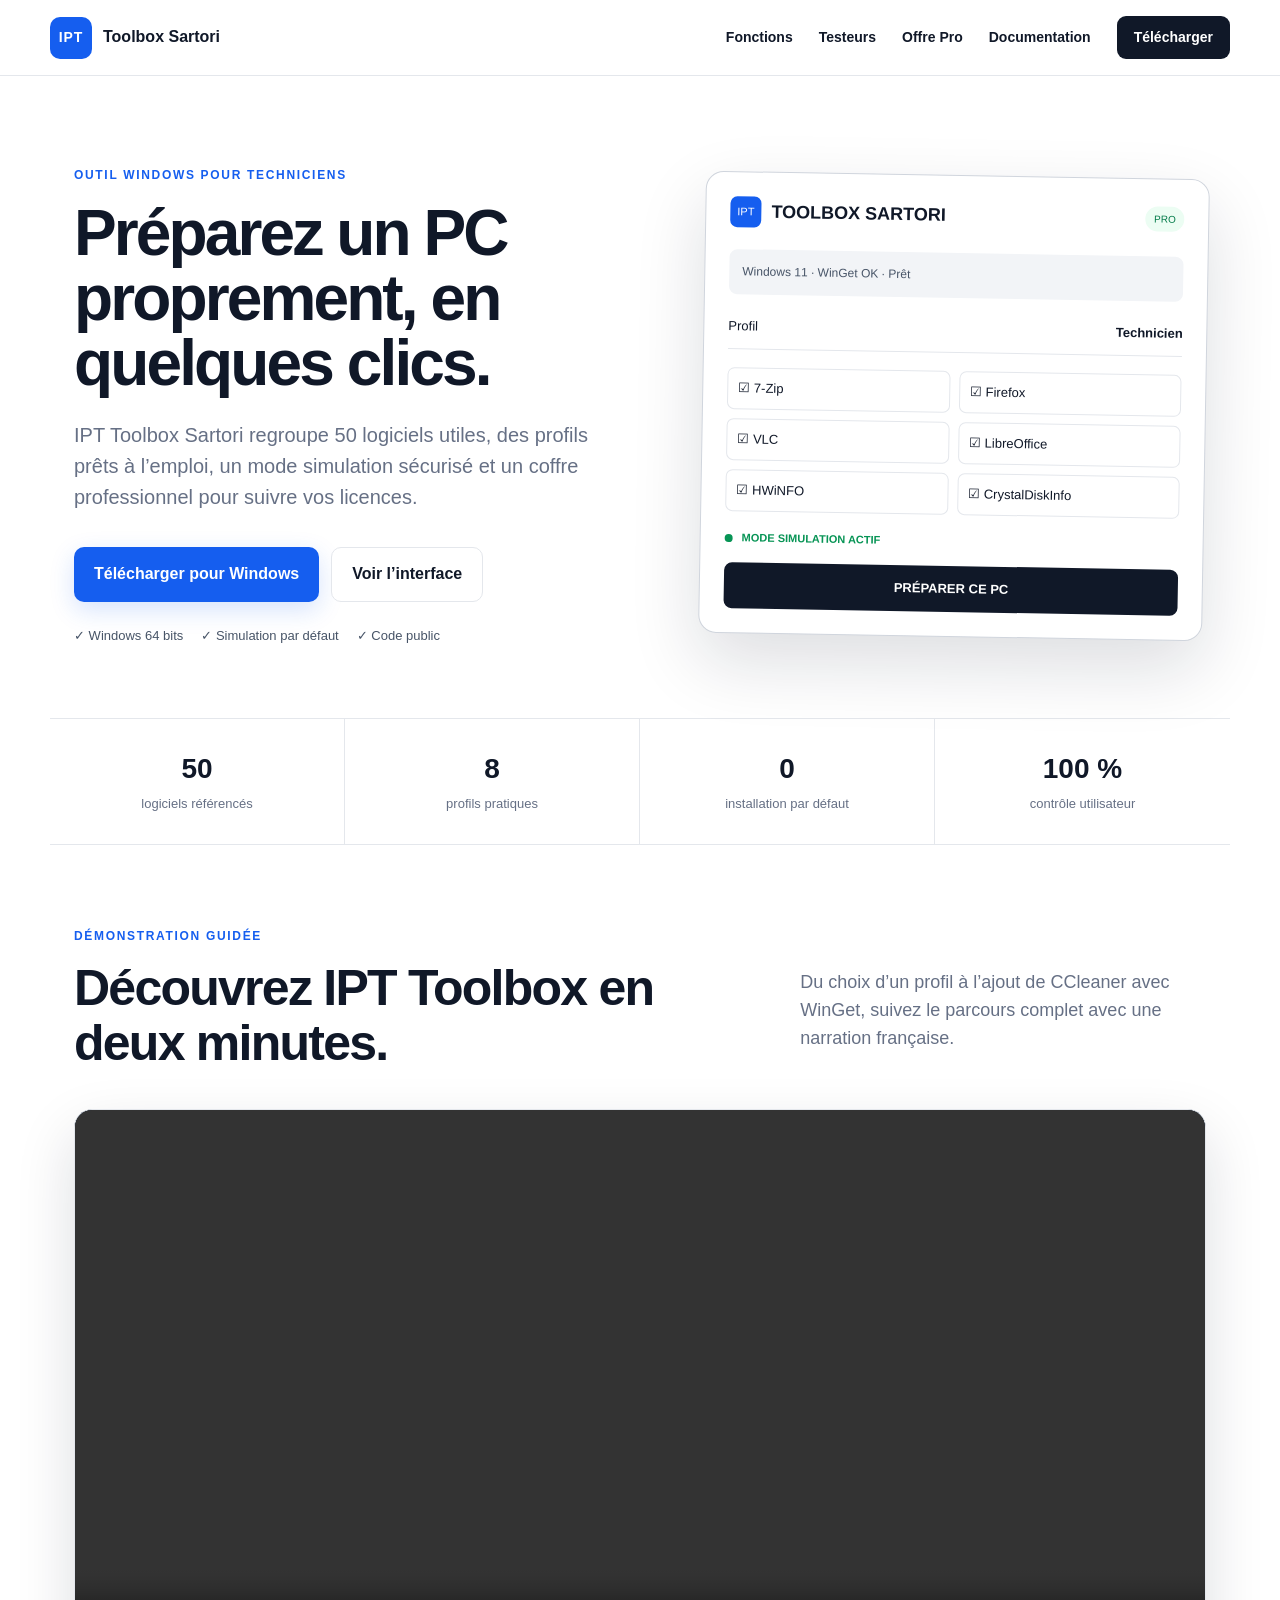
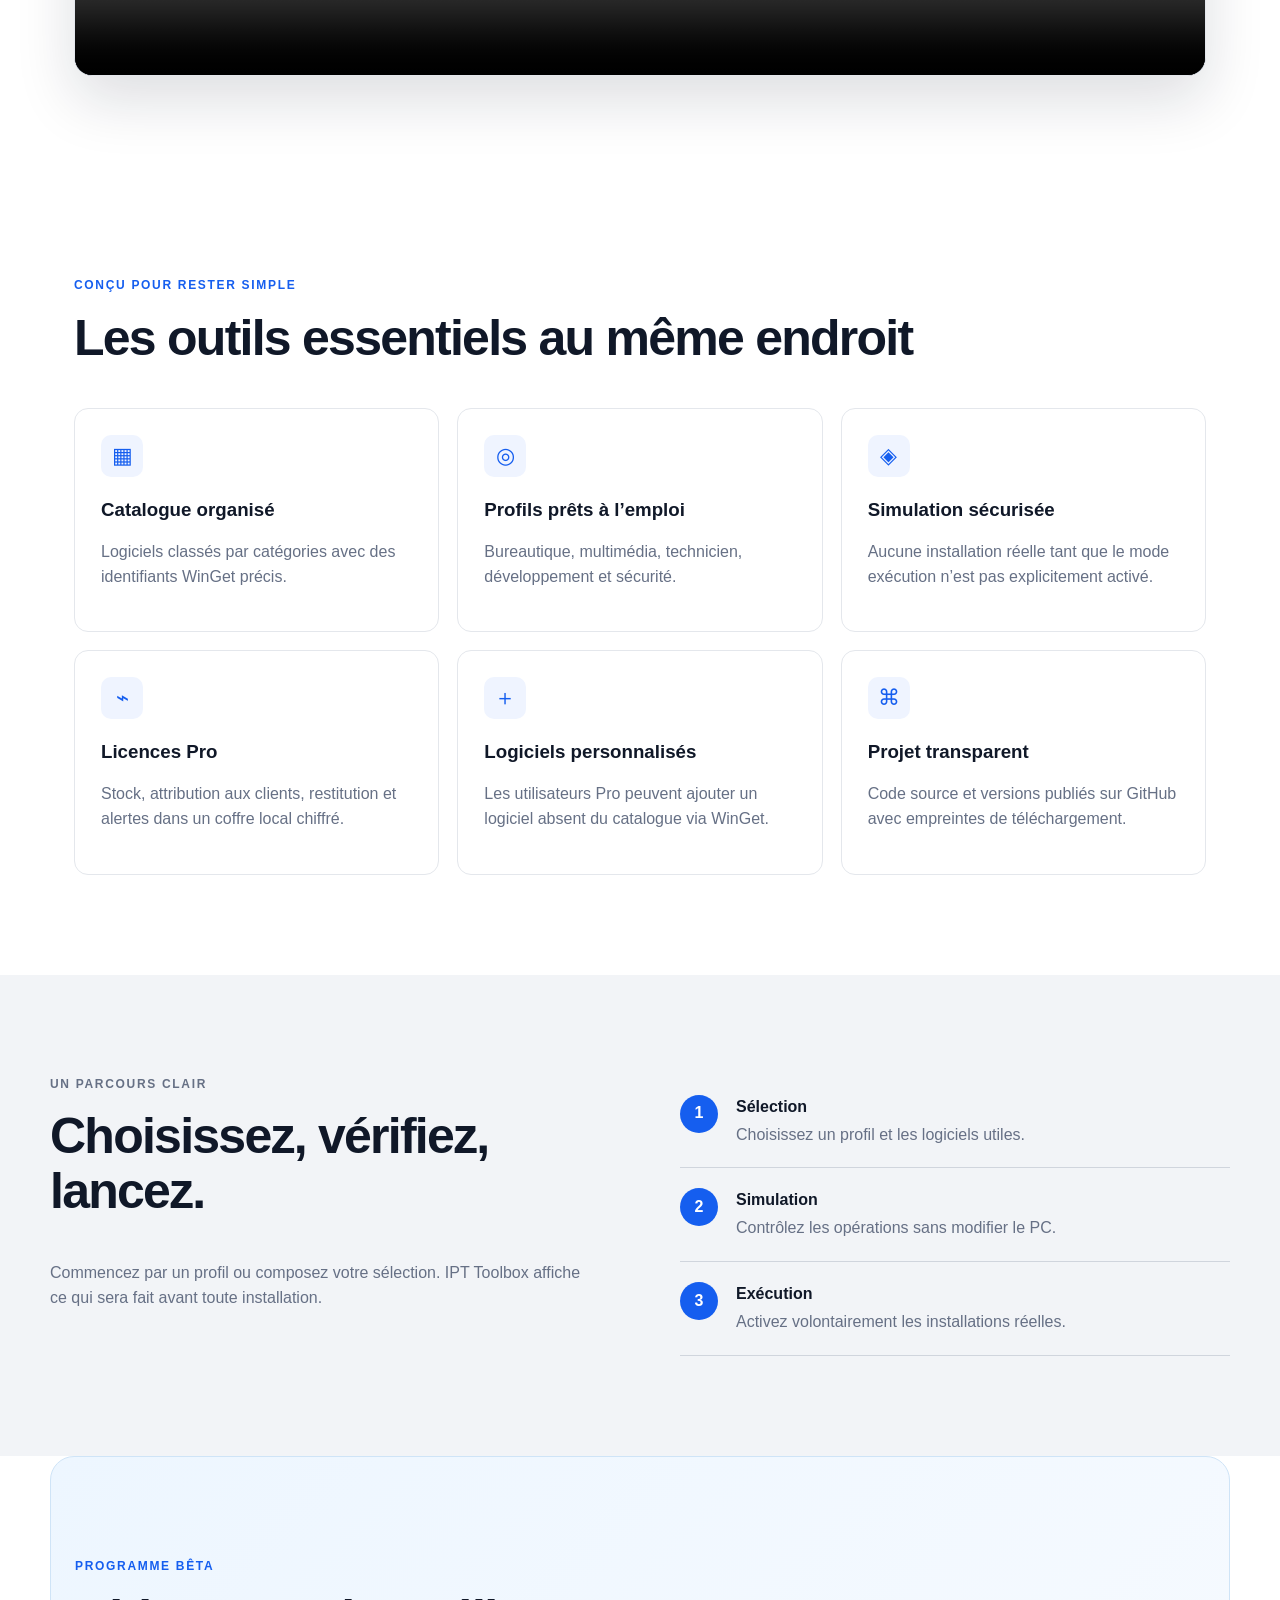
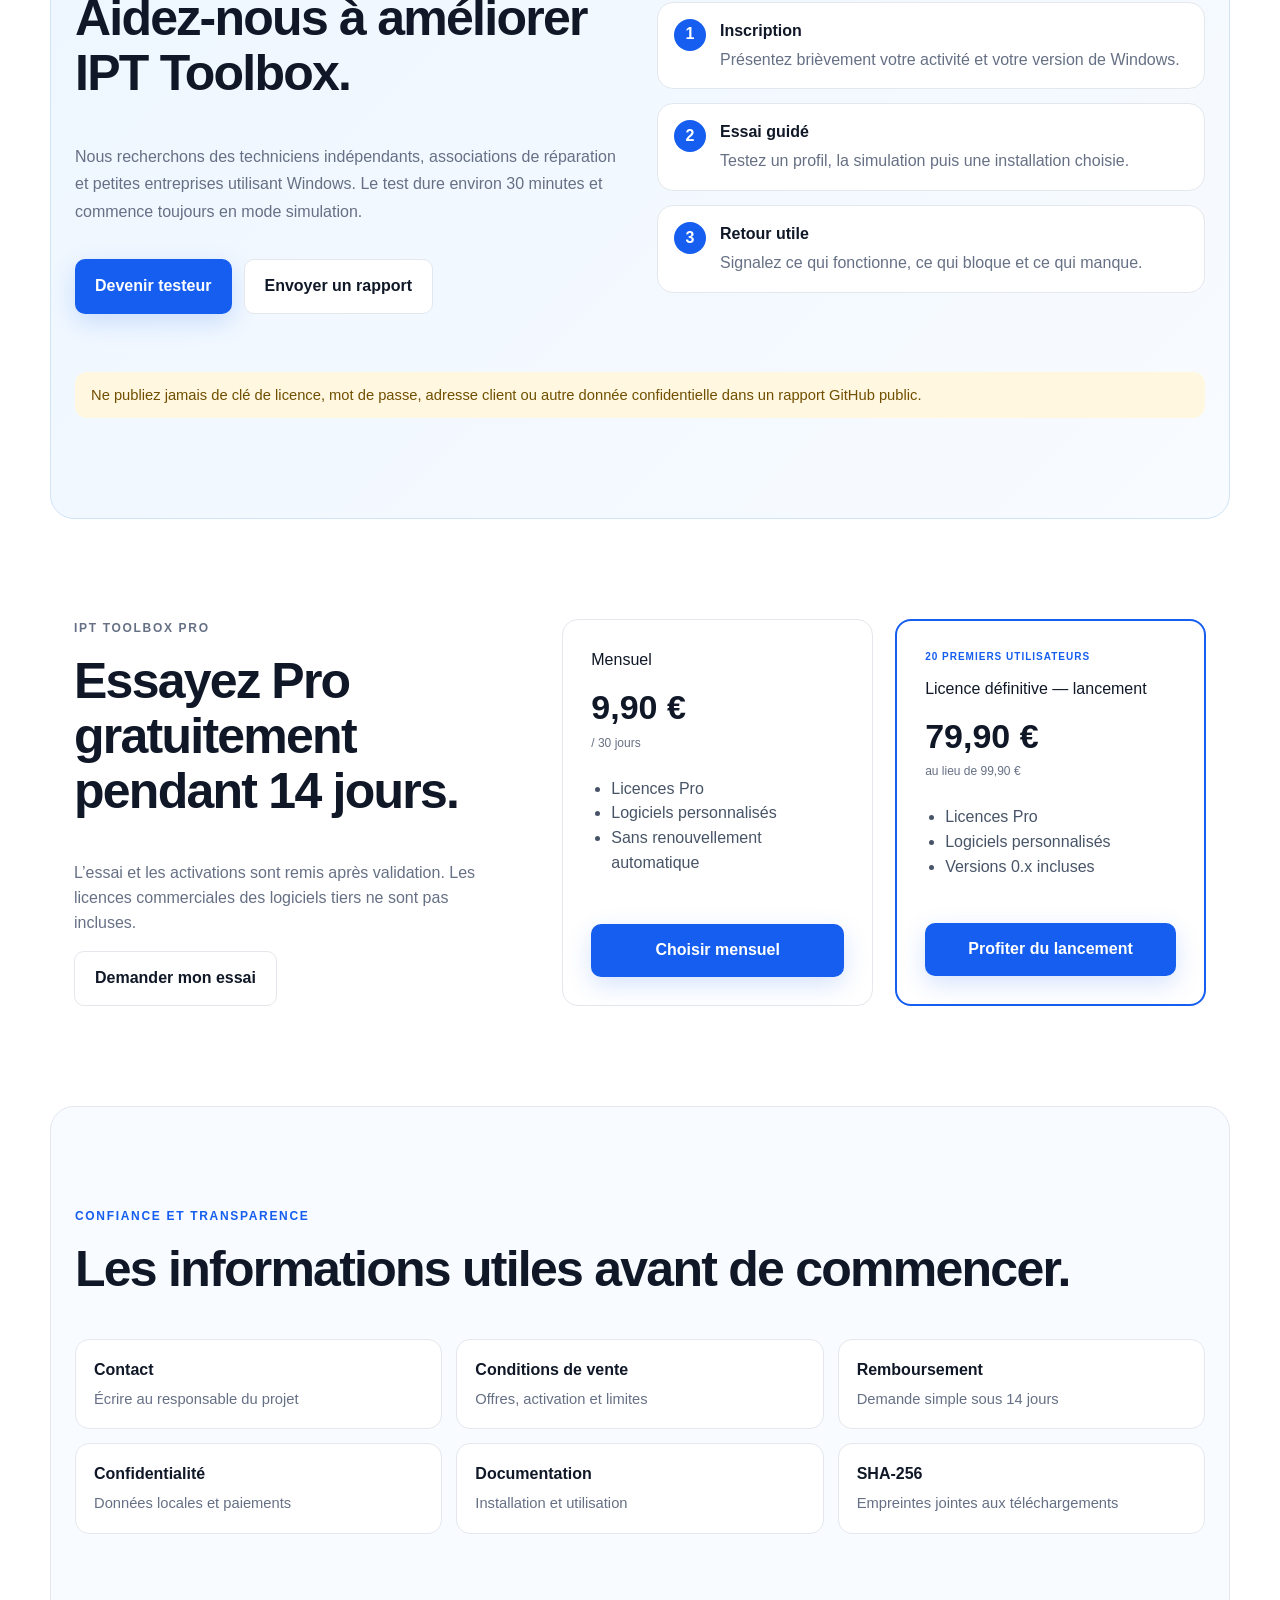
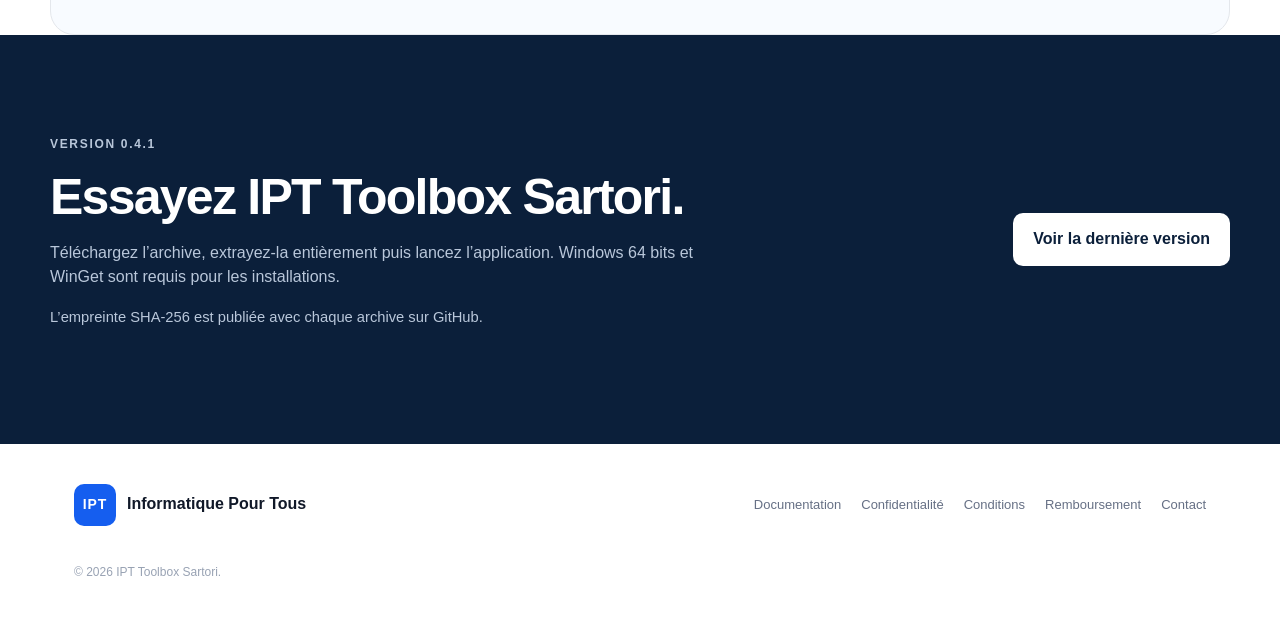
<file: docs/index.html>
<!doctype html>
<html lang="fr">
<head>
  <meta charset="utf-8">
  <meta name="viewport" content="width=device-width,initial-scale=1">
  <meta name="description" content="IPT Toolbox Sartori prépare les PC Windows, installe des logiciels et aide les techniciens à suivre leurs licences.">
  <title>IPT Toolbox Sartori — Informatique Pour Tous</title>
  <link rel="stylesheet" href="styles.css">
</head>
<body>
  <header class="nav">
    <a class="brand" href="#accueil"><span class="brand-mark">IPT</span><span>Toolbox Sartori</span></a>
    <nav aria-label="Navigation principale">
      <a href="#fonctions">Fonctions</a><a href="#testeurs">Testeurs</a><a href="#pro">Offre Pro</a><a href="documentation.html">Documentation</a>
      <a class="nav-cta" href="https://github.com/venioo20/IPT-Toolbox-Sartori/releases/latest">Télécharger</a>
    </nav>
  </header>

  <main id="accueil">
    <section class="hero">
      <div class="hero-copy">
        <p class="eyebrow">OUTIL WINDOWS POUR TECHNICIENS</p>
        <h1>Préparez un PC proprement, en quelques clics.</h1>
        <p class="lead">IPT Toolbox Sartori regroupe 50 logiciels utiles, des profils prêts à l’emploi, un mode simulation sécurisé et un coffre professionnel pour suivre vos licences.</p>
        <div class="actions">
          <a class="button primary" href="https://github.com/venioo20/IPT-Toolbox-Sartori/releases/download/v0.4.1/IPT-Toolbox-Sartori-v0.4.1-win-x64.zip">Télécharger pour Windows</a>
          <a class="button secondary" href="#demo">Voir l’interface</a>
        </div>
        <div class="trust"><span>✓ Windows 64 bits</span><span>✓ Simulation par défaut</span><span>✓ Code public</span></div>
      </div>
      <div class="hero-card" aria-label="Aperçu du tableau de bord">
        <div class="card-top"><span class="logo-mini">IPT</span><strong>TOOLBOX SARTORI</strong><span class="pro-pill">PRO</span></div>
        <div class="machine">Windows 11 · WinGet OK · Prêt</div>
        <div class="profile"><span>Profil</span><strong>Technicien</strong></div>
        <div class="package-grid"><span>☑ 7-Zip</span><span>☑ Firefox</span><span>☑ VLC</span><span>☑ LibreOffice</span><span>☑ HWiNFO</span><span>☑ CrystalDiskInfo</span></div>
        <div class="simulation"><i></i><span>MODE SIMULATION ACTIF</span></div>
        <div class="prepare">PRÉPARER CE PC</div>
      </div>
    </section>

    <section class="metrics" aria-label="Chiffres clés">
      <div><strong>50</strong><span>logiciels référencés</span></div><div><strong>8</strong><span>profils pratiques</span></div><div><strong>0</strong><span>installation par défaut</span></div><div><strong>100 %</strong><span>contrôle utilisateur</span></div>
    </section>

    <section class="section video-section" aria-labelledby="video-title">
      <div class="video-heading"><div><p class="eyebrow">DÉMONSTRATION GUIDÉE</p><h2 id="video-title">Découvrez IPT Toolbox en deux minutes.</h2></div><p>Du choix d’un profil à l’ajout de CCleaner avec WinGet, suivez le parcours complet avec une narration française.</p></div>
      <video controls preload="metadata" playsinline>
        <source src="assets/ipt-toolbox-demo.mp4" type="video/mp4">
        <track kind="captions" srclang="fr" label="Français" src="assets/ipt-toolbox-demo-fr.vtt" default>
        Votre navigateur ne permet pas de lire la vidéo. <a href="assets/ipt-toolbox-demo.mp4">Télécharger la démonstration</a>.
      </video>
    </section>

    <section id="fonctions" class="section">
      <p class="eyebrow">CONÇU POUR RESTER SIMPLE</p><h2>Les outils essentiels au même endroit</h2>
      <div class="features">
        <article><span class="icon">▦</span><h3>Catalogue organisé</h3><p>Logiciels classés par catégories avec des identifiants WinGet précis.</p></article>
        <article><span class="icon">◎</span><h3>Profils prêts à l’emploi</h3><p>Bureautique, multimédia, technicien, développement et sécurité.</p></article>
        <article><span class="icon">◈</span><h3>Simulation sécurisée</h3><p>Aucune installation réelle tant que le mode exécution n’est pas explicitement activé.</p></article>
        <article><span class="icon">⌁</span><h3>Licences Pro</h3><p>Stock, attribution aux clients, restitution et alertes dans un coffre local chiffré.</p></article>
        <article><span class="icon">＋</span><h3>Logiciels personnalisés</h3><p>Les utilisateurs Pro peuvent ajouter un logiciel absent du catalogue via WinGet.</p></article>
        <article><span class="icon">⌘</span><h3>Projet transparent</h3><p>Code source et versions publiés sur GitHub avec empreintes de téléchargement.</p></article>
      </div>
    </section>

    <section id="demo" class="section demo">
      <div><p class="eyebrow">UN PARCOURS CLAIR</p><h2>Choisissez, vérifiez, lancez.</h2><p>Commencez par un profil ou composez votre sélection. IPT Toolbox affiche ce qui sera fait avant toute installation.</p></div>
      <ol><li><b>1</b><span><strong>Sélection</strong>Choisissez un profil et les logiciels utiles.</span></li><li><b>2</b><span><strong>Simulation</strong>Contrôlez les opérations sans modifier le PC.</span></li><li><b>3</b><span><strong>Exécution</strong>Activez volontairement les installations réelles.</span></li></ol>
    </section>

    <section id="testeurs" class="section beta-section">
      <div class="beta-copy">
        <p class="eyebrow">PROGRAMME BÊTA</p>
        <h2>Aidez-nous à améliorer IPT Toolbox.</h2>
        <p>Nous recherchons des techniciens indépendants, associations de réparation et petites entreprises utilisant Windows. Le test dure environ 30 minutes et commence toujours en mode simulation.</p>
        <div class="actions">
          <a class="button primary" href="https://github.com/venioo20/IPT-Toolbox-Sartori/issues/new?template=testeur-beta.yml">Devenir testeur</a>
          <a class="button secondary" href="https://github.com/venioo20/IPT-Toolbox-Sartori/issues/new?template=rapport-test.yml">Envoyer un rapport</a>
        </div>
      </div>
      <ol class="beta-steps">
        <li><b>1</b><span><strong>Inscription</strong>Présentez brièvement votre activité et votre version de Windows.</span></li>
        <li><b>2</b><span><strong>Essai guidé</strong>Testez un profil, la simulation puis une installation choisie.</span></li>
        <li><b>3</b><span><strong>Retour utile</strong>Signalez ce qui fonctionne, ce qui bloque et ce qui manque.</span></li>
      </ol>
      <p class="beta-note">Ne publiez jamais de clé de licence, mot de passe, adresse client ou autre donnée confidentielle dans un rapport GitHub public.</p>
    </section>

    <section id="pro" class="section pricing">
      <div class="pricing-intro"><p class="eyebrow">IPT TOOLBOX PRO</p><h2>Essayez Pro gratuitement pendant 14 jours.</h2><p>L’essai et les activations sont remis après validation. Les licences commerciales des logiciels tiers ne sont pas incluses.</p><a class="button secondary" href="mailto:Deusvitoo1@gmail.com?subject=Demande%20d%27essai%20IPT%20Toolbox%20Pro%2014%20jours">Demander mon essai</a></div>
      <article class="price-card"><span>Mensuel</span><h3>9,90 €<small>/ 30 jours</small></h3><ul><li>Licences Pro</li><li>Logiciels personnalisés</li><li>Sans renouvellement automatique</li></ul><a class="button primary" href="https://www.paypal.me/RaphaelSartori596/9.90EUR">Choisir mensuel</a></article>
      <article class="price-card featured"><em>20 PREMIERS UTILISATEURS</em><span>Licence définitive — lancement</span><h3>79,90 €<small>au lieu de 99,90 €</small></h3><ul><li>Licences Pro</li><li>Logiciels personnalisés</li><li>Versions 0.x incluses</li></ul><a class="button primary" href="https://www.paypal.me/RaphaelSartori596/79.90EUR">Profiter du lancement</a></article>
    </section>

    <section class="section trust-section"><p class="eyebrow">CONFIANCE ET TRANSPARENCE</p><h2>Les informations utiles avant de commencer.</h2><div class="trust-grid"><a href="contact.html"><strong>Contact</strong><span>Écrire au responsable du projet</span></a><a href="conditions.html"><strong>Conditions de vente</strong><span>Offres, activation et limites</span></a><a href="remboursement.html"><strong>Remboursement</strong><span>Demande simple sous 14 jours</span></a><a href="confidentialite.html"><strong>Confidentialité</strong><span>Données locales et paiements</span></a><a href="documentation.html"><strong>Documentation</strong><span>Installation et utilisation</span></a><a href="https://github.com/venioo20/IPT-Toolbox-Sartori/releases/latest"><strong>SHA-256</strong><span>Empreintes jointes aux téléchargements</span></a></div></section>

    <section class="section download"><div><p class="eyebrow">VERSION 0.4.1</p><h2>Essayez IPT Toolbox Sartori.</h2><p>Téléchargez l’archive, extrayez-la entièrement puis lancez l’application. Windows 64 bits et WinGet sont requis pour les installations.</p><p class="hash-note">L’empreinte SHA-256 est publiée avec chaque archive sur GitHub.</p></div><a class="button light" href="https://github.com/venioo20/IPT-Toolbox-Sartori/releases/latest">Voir la dernière version</a></section>
  </main>

  <footer><div class="brand"><span class="brand-mark">IPT</span><span>Informatique Pour Tous</span></div><div><a href="documentation.html">Documentation</a><a href="confidentialite.html">Confidentialité</a><a href="conditions.html">Conditions</a><a href="remboursement.html">Remboursement</a><a href="contact.html">Contact</a></div><p>© 2026 IPT Toolbox Sartori.</p></footer>
</body>
</html>
</file>
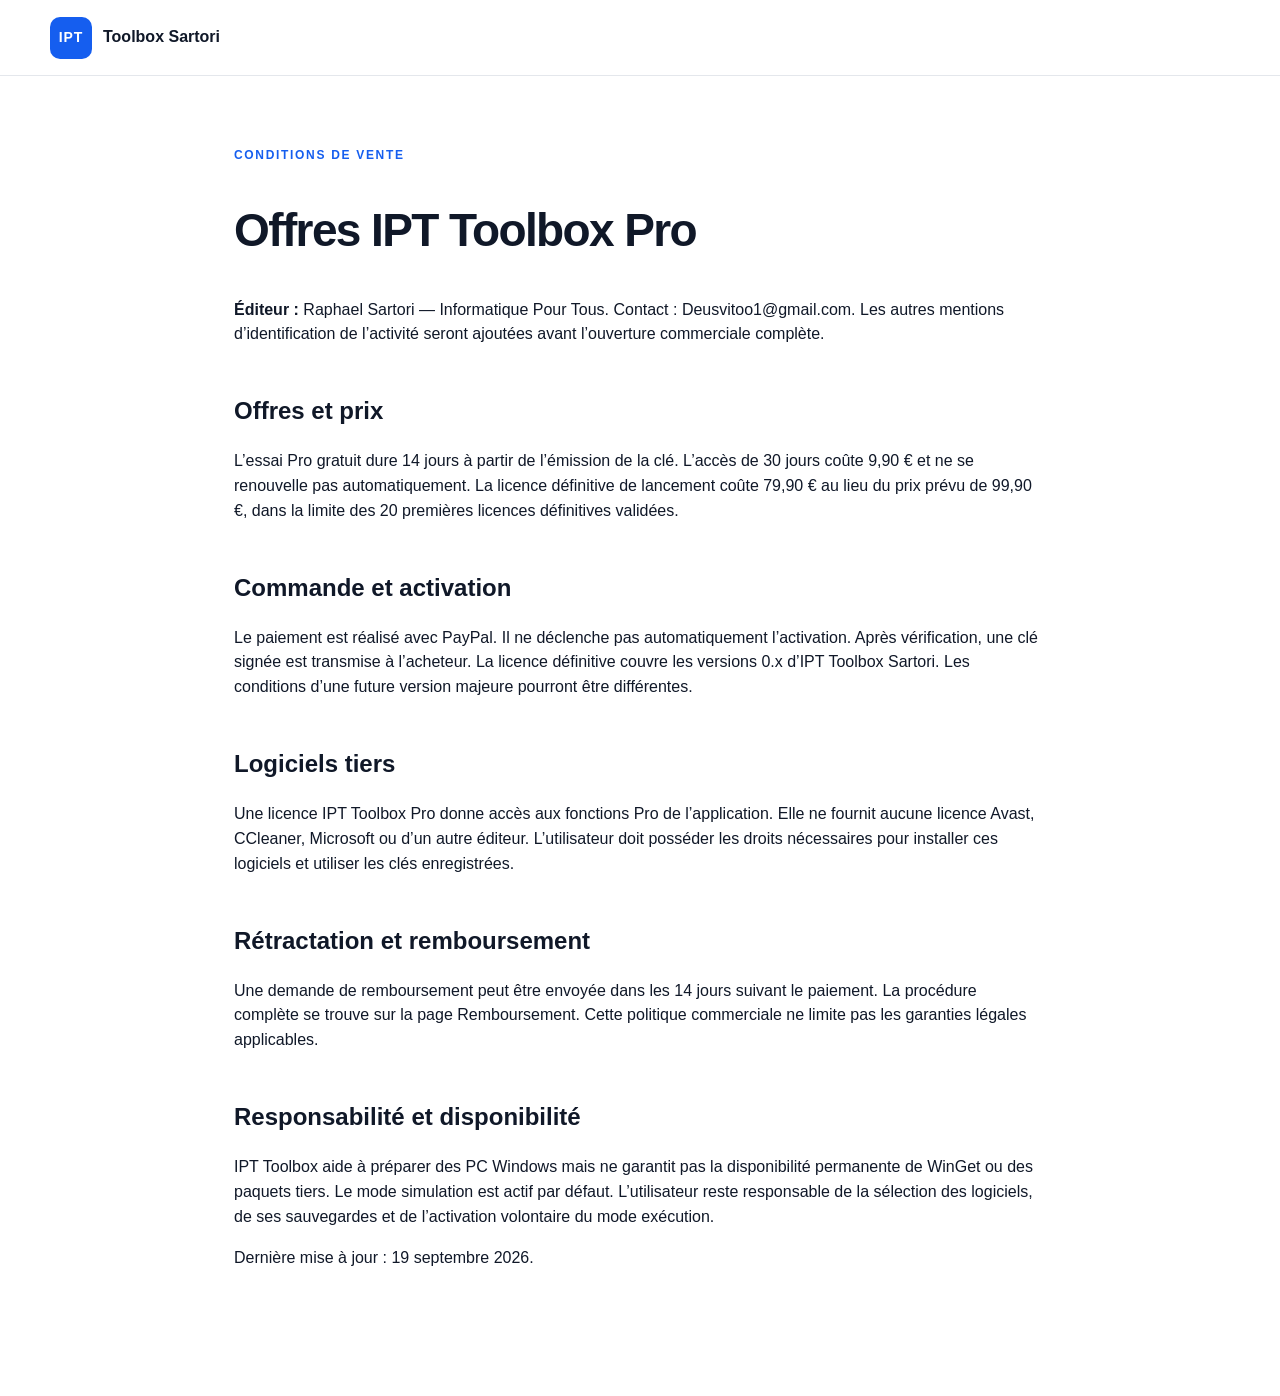
<file: docs/conditions.html>
<!doctype html><html lang="fr"><head><meta charset="utf-8"><meta name="viewport" content="width=device-width,initial-scale=1"><title>Conditions de vente — IPT Toolbox Sartori</title><link rel="stylesheet" href="styles.css"></head><body><header class="nav"><a class="brand" href="index.html"><span class="brand-mark">IPT</span><span>Toolbox Sartori</span></a></header><main class="doc"><p class="eyebrow">CONDITIONS DE VENTE</p><h1>Offres IPT Toolbox Pro</h1><p><strong>Éditeur :</strong> Raphael Sartori — Informatique Pour Tous. Contact : <a href="mailto:Deusvitoo1@gmail.com">Deusvitoo1@gmail.com</a>. Les autres mentions d’identification de l’activité seront ajoutées avant l’ouverture commerciale complète.</p><h2>Offres et prix</h2><p>L’essai Pro gratuit dure 14 jours à partir de l’émission de la clé. L’accès de 30 jours coûte 9,90 € et ne se renouvelle pas automatiquement. La licence définitive de lancement coûte 79,90 € au lieu du prix prévu de 99,90 €, dans la limite des 20 premières licences définitives validées.</p><h2>Commande et activation</h2><p>Le paiement est réalisé avec PayPal. Il ne déclenche pas automatiquement l’activation. Après vérification, une clé signée est transmise à l’acheteur. La licence définitive couvre les versions 0.x d’IPT Toolbox Sartori. Les conditions d’une future version majeure pourront être différentes.</p><h2>Logiciels tiers</h2><p>Une licence IPT Toolbox Pro donne accès aux fonctions Pro de l’application. Elle ne fournit aucune licence Avast, CCleaner, Microsoft ou d’un autre éditeur. L’utilisateur doit posséder les droits nécessaires pour installer ces logiciels et utiliser les clés enregistrées.</p><h2>Rétractation et remboursement</h2><p>Une demande de remboursement peut être envoyée dans les 14 jours suivant le paiement. La procédure complète se trouve sur la <a href="remboursement.html">page Remboursement</a>. Cette politique commerciale ne limite pas les garanties légales applicables.</p><h2>Responsabilité et disponibilité</h2><p>IPT Toolbox aide à préparer des PC Windows mais ne garantit pas la disponibilité permanente de WinGet ou des paquets tiers. Le mode simulation est actif par défaut. L’utilisateur reste responsable de la sélection des logiciels, de ses sauvegardes et de l’activation volontaire du mode exécution.</p><p>Dernière mise à jour : 19 septembre 2026.</p></main></body></html>
</file>
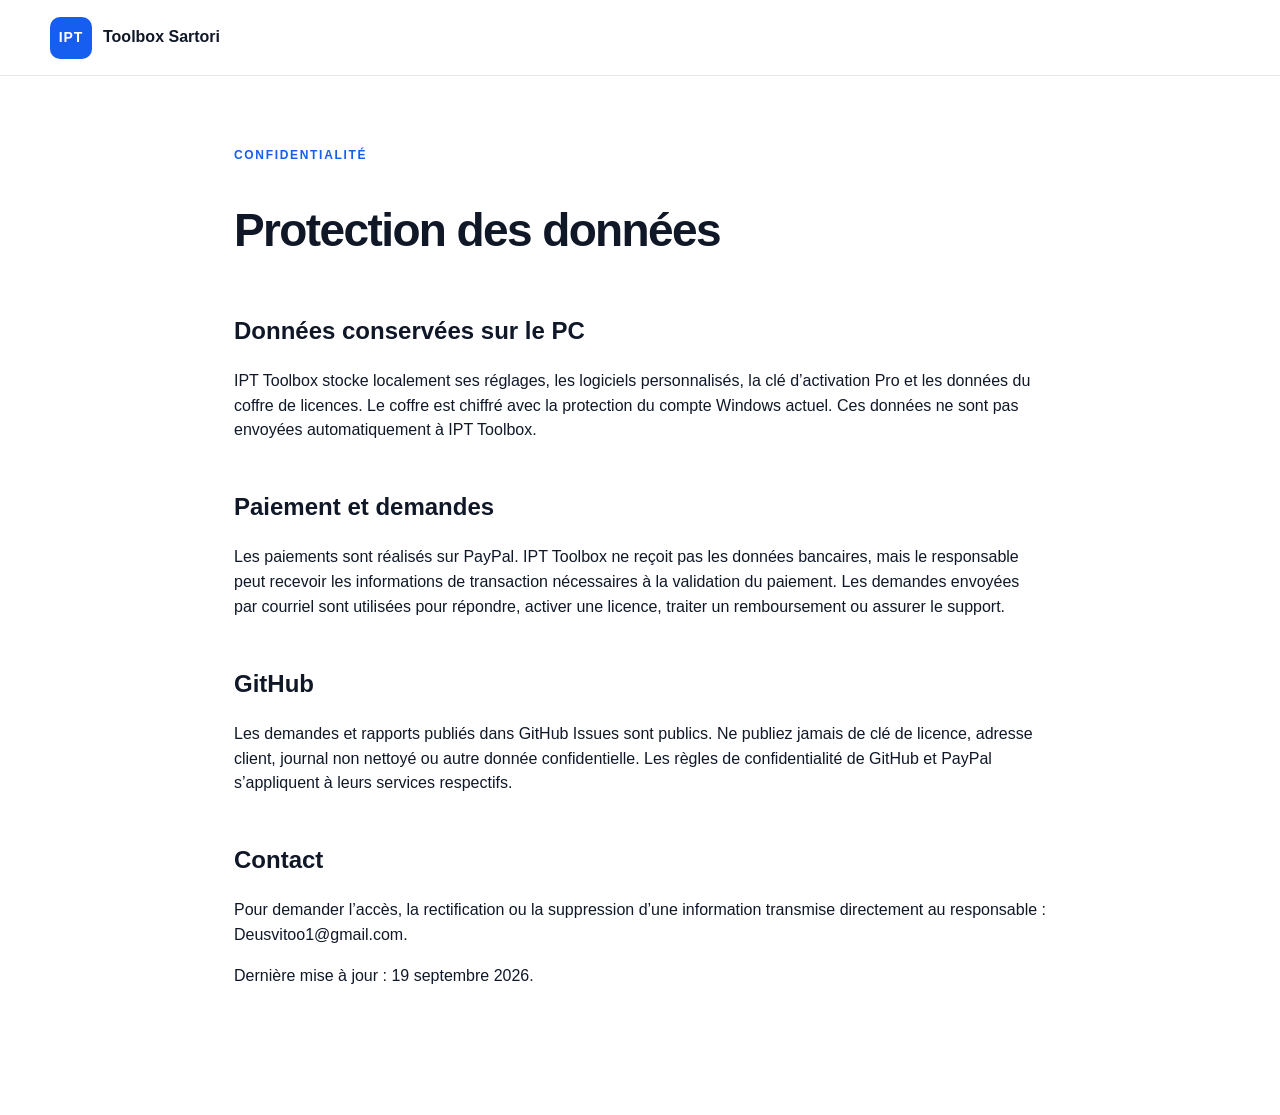
<file: docs/confidentialite.html>
<!doctype html><html lang="fr"><head><meta charset="utf-8"><meta name="viewport" content="width=device-width,initial-scale=1"><title>Confidentialité — IPT Toolbox Sartori</title><link rel="stylesheet" href="styles.css"></head><body><header class="nav"><a class="brand" href="index.html"><span class="brand-mark">IPT</span><span>Toolbox Sartori</span></a></header><main class="doc"><p class="eyebrow">CONFIDENTIALITÉ</p><h1>Protection des données</h1><h2>Données conservées sur le PC</h2><p>IPT Toolbox stocke localement ses réglages, les logiciels personnalisés, la clé d’activation Pro et les données du coffre de licences. Le coffre est chiffré avec la protection du compte Windows actuel. Ces données ne sont pas envoyées automatiquement à IPT Toolbox.</p><h2>Paiement et demandes</h2><p>Les paiements sont réalisés sur PayPal. IPT Toolbox ne reçoit pas les données bancaires, mais le responsable peut recevoir les informations de transaction nécessaires à la validation du paiement. Les demandes envoyées par courriel sont utilisées pour répondre, activer une licence, traiter un remboursement ou assurer le support.</p><h2>GitHub</h2><p>Les demandes et rapports publiés dans GitHub Issues sont publics. Ne publiez jamais de clé de licence, adresse client, journal non nettoyé ou autre donnée confidentielle. Les règles de confidentialité de GitHub et PayPal s’appliquent à leurs services respectifs.</p><h2>Contact</h2><p>Pour demander l’accès, la rectification ou la suppression d’une information transmise directement au responsable : <a href="mailto:Deusvitoo1@gmail.com">Deusvitoo1@gmail.com</a>.</p><p>Dernière mise à jour : 19 septembre 2026.</p></main></body></html>
</file>
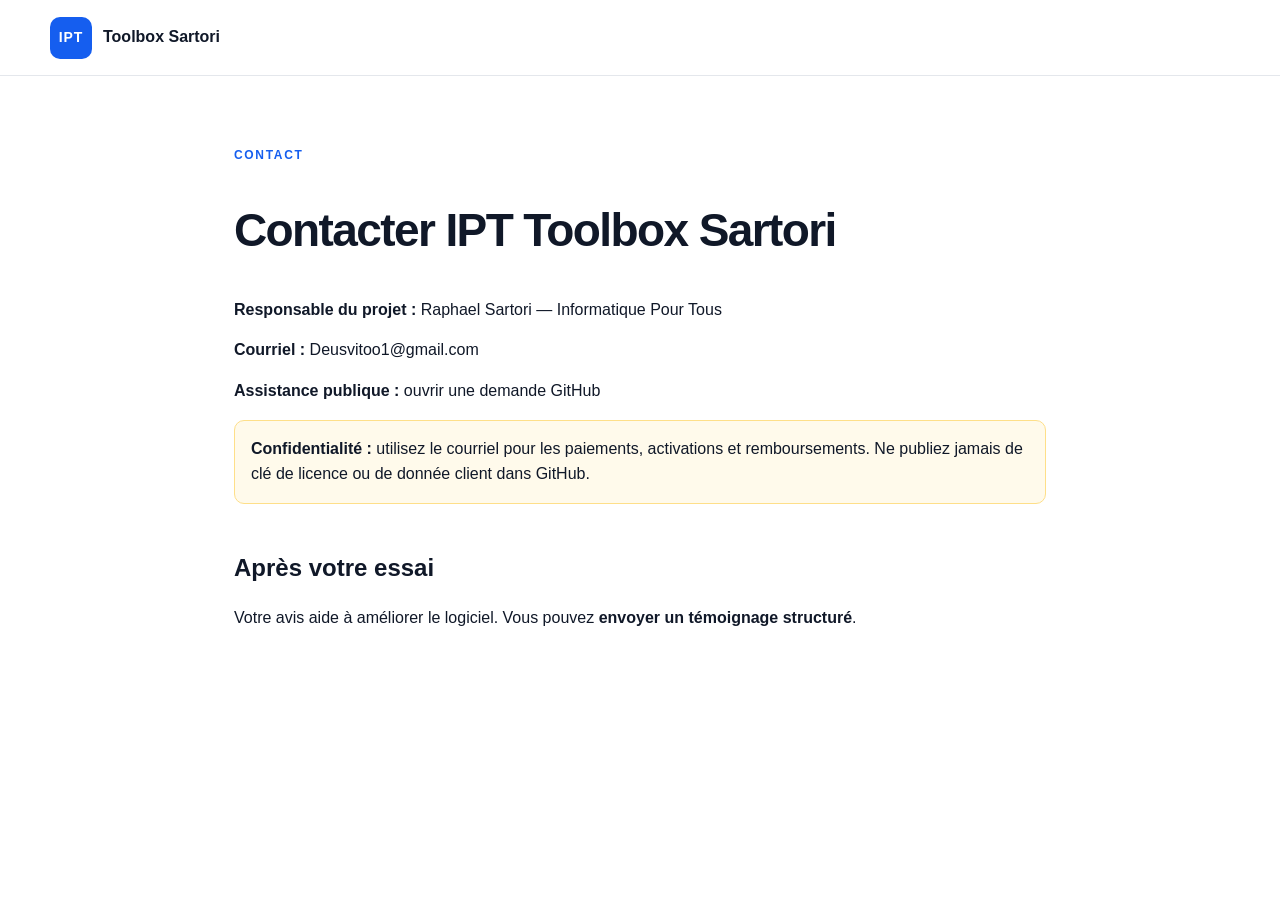
<file: docs/contact.html>
<!doctype html><html lang="fr"><head><meta charset="utf-8"><meta name="viewport" content="width=device-width,initial-scale=1"><title>Contact — IPT Toolbox Sartori</title><link rel="stylesheet" href="styles.css"></head><body><header class="nav"><a class="brand" href="index.html"><span class="brand-mark">IPT</span><span>Toolbox Sartori</span></a></header><main class="doc"><p class="eyebrow">CONTACT</p><h1>Contacter IPT Toolbox Sartori</h1><p><strong>Responsable du projet :</strong> Raphael Sartori — Informatique Pour Tous</p><p><strong>Courriel :</strong> <a href="mailto:Deusvitoo1@gmail.com">Deusvitoo1@gmail.com</a></p><p><strong>Assistance publique :</strong> <a href="https://github.com/venioo20/IPT-Toolbox-Sartori/issues">ouvrir une demande GitHub</a></p><div class="notice"><strong>Confidentialité :</strong> utilisez le courriel pour les paiements, activations et remboursements. Ne publiez jamais de clé de licence ou de donnée client dans GitHub.</div><h2>Après votre essai</h2><p>Votre avis aide à améliorer le logiciel. Vous pouvez <a href="https://github.com/venioo20/IPT-Toolbox-Sartori/issues/new?template=temoignage.yml"><strong>envoyer un témoignage structuré</strong></a>.</p></main></body></html>
</file>
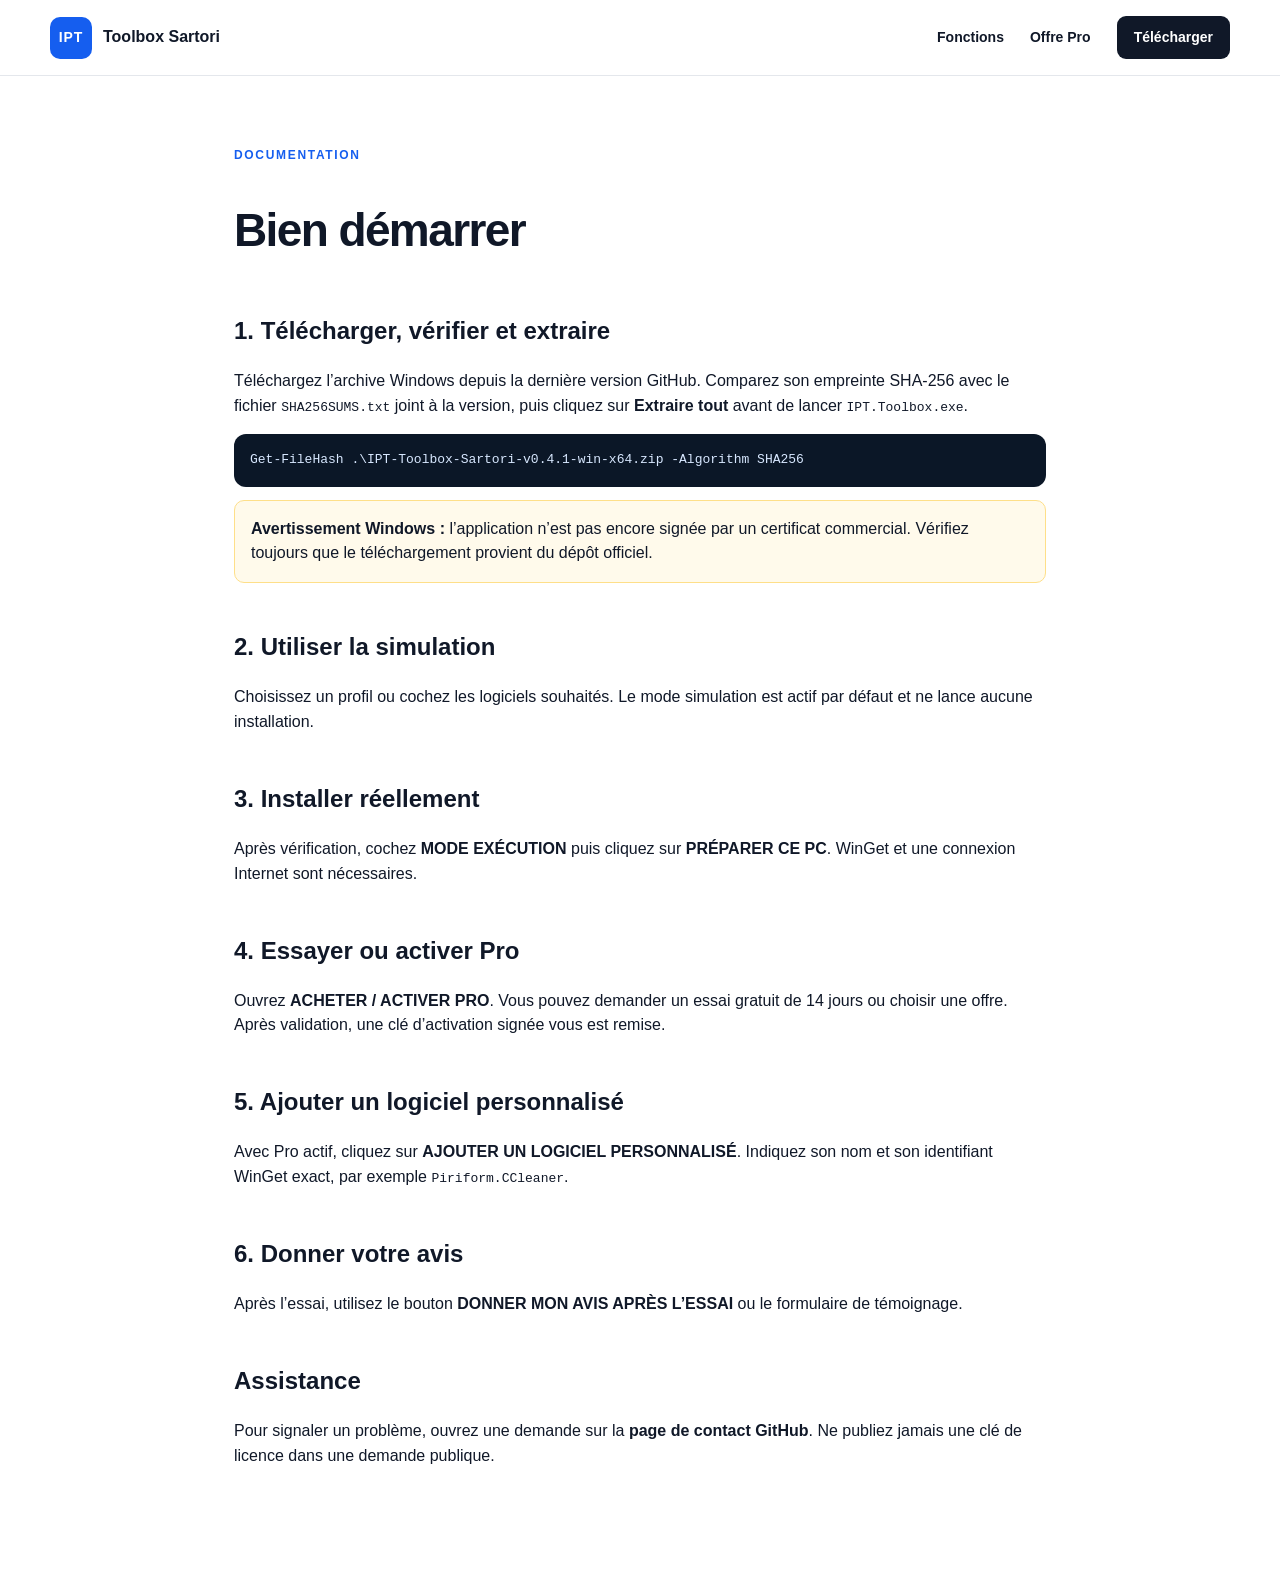
<file: docs/documentation.html>
<!doctype html><html lang="fr"><head><meta charset="utf-8"><meta name="viewport" content="width=device-width,initial-scale=1"><title>Documentation — IPT Toolbox Sartori</title><link rel="stylesheet" href="styles.css"></head><body><header class="nav"><a class="brand" href="index.html"><span class="brand-mark">IPT</span><span>Toolbox Sartori</span></a><nav><a href="index.html#fonctions">Fonctions</a><a href="index.html#pro">Offre Pro</a><a class="nav-cta" href="https://github.com/venioo20/IPT-Toolbox-Sartori/releases/latest">Télécharger</a></nav></header><main class="doc"><p class="eyebrow">DOCUMENTATION</p><h1>Bien démarrer</h1><h2>1. Télécharger, vérifier et extraire</h2><p>Téléchargez l’archive Windows depuis la dernière version GitHub. Comparez son empreinte SHA-256 avec le fichier <code>SHA256SUMS.txt</code> joint à la version, puis cliquez sur <strong>Extraire tout</strong> avant de lancer <code>IPT.Toolbox.exe</code>.</p><pre><code>Get-FileHash .\IPT-Toolbox-Sartori-v0.4.1-win-x64.zip -Algorithm SHA256</code></pre><div class="notice"><strong>Avertissement Windows :</strong> l’application n’est pas encore signée par un certificat commercial. Vérifiez toujours que le téléchargement provient du dépôt officiel.</div><h2>2. Utiliser la simulation</h2><p>Choisissez un profil ou cochez les logiciels souhaités. Le mode simulation est actif par défaut et ne lance aucune installation.</p><h2>3. Installer réellement</h2><p>Après vérification, cochez <strong>MODE EXÉCUTION</strong> puis cliquez sur <strong>PRÉPARER CE PC</strong>. WinGet et une connexion Internet sont nécessaires.</p><h2>4. Essayer ou activer Pro</h2><p>Ouvrez <strong>ACHETER / ACTIVER PRO</strong>. Vous pouvez demander un essai gratuit de 14 jours ou choisir une offre. Après validation, une clé d’activation signée vous est remise.</p><h2>5. Ajouter un logiciel personnalisé</h2><p>Avec Pro actif, cliquez sur <strong>AJOUTER UN LOGICIEL PERSONNALISÉ</strong>. Indiquez son nom et son identifiant WinGet exact, par exemple <code>Piriform.CCleaner</code>.</p><h2>6. Donner votre avis</h2><p>Après l’essai, utilisez le bouton <strong>DONNER MON AVIS APRÈS L’ESSAI</strong> ou le <a href="https://github.com/venioo20/IPT-Toolbox-Sartori/issues/new?template=temoignage.yml">formulaire de témoignage</a>.</p><h2>Assistance</h2><p>Pour signaler un problème, ouvrez une demande sur la <a href="https://github.com/venioo20/IPT-Toolbox-Sartori/issues"><strong>page de contact GitHub</strong></a>. Ne publiez jamais une clé de licence dans une demande publique.</p></main></body></html>
</file>
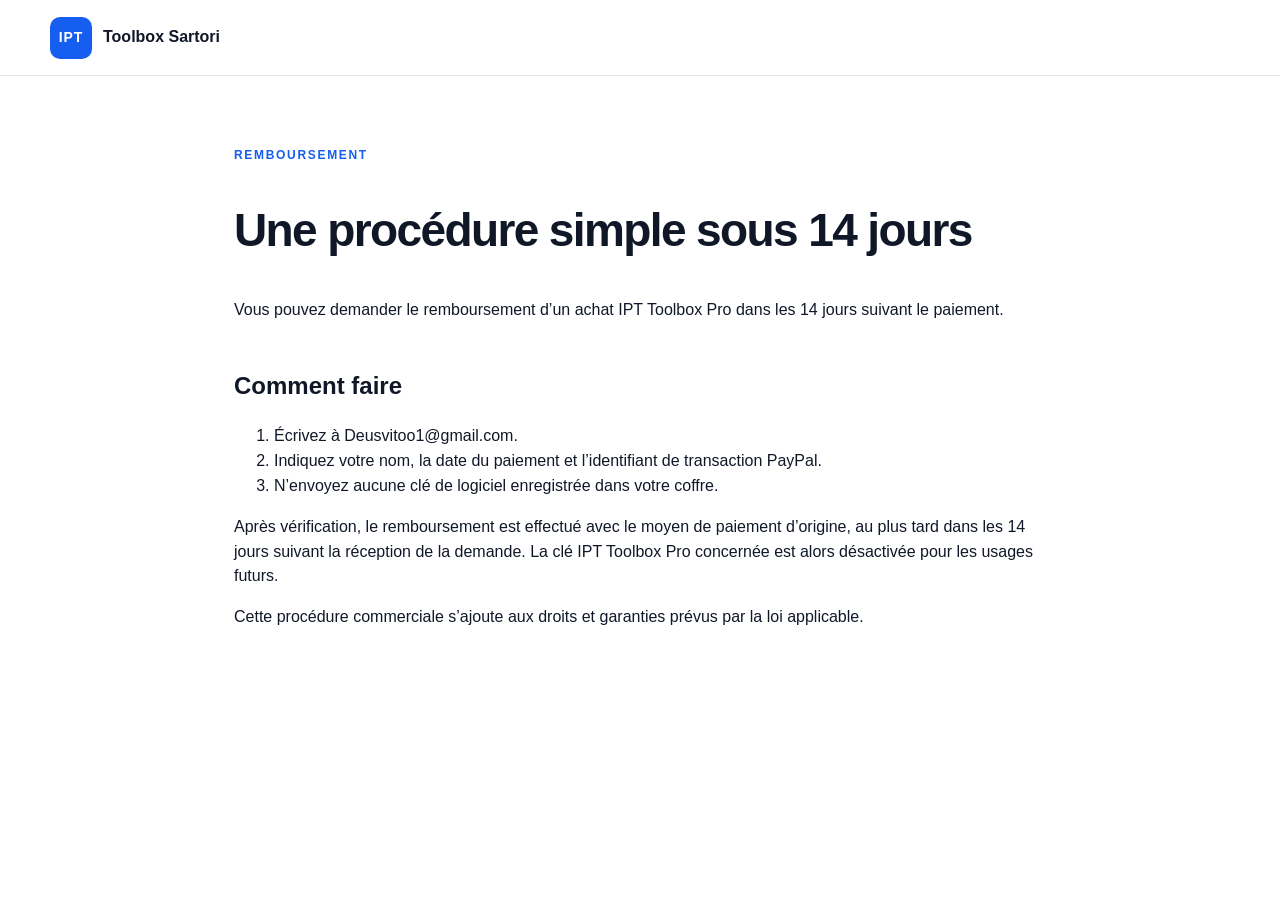
<file: docs/remboursement.html>
<!doctype html><html lang="fr"><head><meta charset="utf-8"><meta name="viewport" content="width=device-width,initial-scale=1"><title>Remboursement — IPT Toolbox Sartori</title><link rel="stylesheet" href="styles.css"></head><body><header class="nav"><a class="brand" href="index.html"><span class="brand-mark">IPT</span><span>Toolbox Sartori</span></a></header><main class="doc"><p class="eyebrow">REMBOURSEMENT</p><h1>Une procédure simple sous 14 jours</h1><p>Vous pouvez demander le remboursement d’un achat IPT Toolbox Pro dans les 14 jours suivant le paiement.</p><h2>Comment faire</h2><ol><li>Écrivez à <a href="mailto:Deusvitoo1@gmail.com?subject=Demande%20de%20remboursement%20IPT%20Toolbox">Deusvitoo1@gmail.com</a>.</li><li>Indiquez votre nom, la date du paiement et l’identifiant de transaction PayPal.</li><li>N’envoyez aucune clé de logiciel enregistrée dans votre coffre.</li></ol><p>Après vérification, le remboursement est effectué avec le moyen de paiement d’origine, au plus tard dans les 14 jours suivant la réception de la demande. La clé IPT Toolbox Pro concernée est alors désactivée pour les usages futurs.</p><p>Cette procédure commerciale s’ajoute aux droits et garanties prévus par la loi applicable.</p></main></body></html>
</file>
<file: docs/styles.css>
:root{--ink:#101828;--muted:#667085;--line:#e4e7ec;--soft:#f2f4f7;--blue:#155eef;--blue2:#004eeb;--navy:#0b1f3a;--green:#079455;--white:#fff}*{box-sizing:border-box}html{scroll-behavior:smooth}body{margin:0;font-family:Inter,"Segoe UI",Arial,sans-serif;color:var(--ink);background:#fff;line-height:1.55}a{color:inherit;text-decoration:none}.nav{height:76px;padding:0 max(24px,calc((100% - 1180px)/2));display:flex;align-items:center;justify-content:space-between;border-bottom:1px solid var(--line);position:sticky;top:0;background:rgba(255,255,255,.94);backdrop-filter:blur(14px);z-index:10}.brand{display:flex;align-items:center;gap:11px;font-weight:800}.brand-mark{display:grid;place-items:center;width:42px;height:42px;border-radius:10px;background:var(--blue);color:#fff;font-size:14px;letter-spacing:.06em}.nav nav{display:flex;align-items:center;gap:26px;font-size:14px;font-weight:650}.nav-cta{background:var(--ink);color:#fff;padding:11px 17px;border-radius:9px}.hero{max-width:1180px;margin:auto;padding:90px 24px 72px;display:grid;grid-template-columns:1.05fr .95fr;gap:70px;align-items:center}.eyebrow{color:var(--blue);font-size:12px;font-weight:850;letter-spacing:.14em;margin:0 0 16px}.hero h1{font-size:clamp(42px,5vw,68px);line-height:1.02;letter-spacing:-.045em;margin:0 0 24px;max-width:740px}.lead{font-size:20px;color:var(--muted);max-width:650px}.actions{display:flex;gap:12px;margin:34px 0 24px;flex-wrap:wrap}.button{display:inline-flex;justify-content:center;align-items:center;padding:14px 20px;border-radius:10px;font-weight:750}.primary{background:var(--blue);color:#fff;box-shadow:0 8px 24px #155eef2d}.primary:hover{background:var(--blue2)}.secondary{border:1px solid var(--line);background:#fff}.trust{display:flex;gap:18px;flex-wrap:wrap;color:#475467;font-size:13px}.hero-card{background:#fff;border:1px solid #d0d5dd;border-radius:18px;box-shadow:0 28px 70px #10182824;padding:24px;transform:rotate(1deg)}.card-top{display:flex;align-items:center;gap:10px;font-size:18px}.logo-mini{background:var(--blue);color:white;border-radius:7px;padding:7px;font-size:11px}.pro-pill{margin-left:auto;background:#ecfdf3;color:#027a48;padding:5px 9px;border-radius:30px;font-size:10px}.machine{margin:22px 0;padding:13px;background:var(--soft);border-radius:8px;font-size:12px;color:#475467}.profile{display:flex;justify-content:space-between;border-bottom:1px solid var(--line);padding-bottom:12px;font-size:13px}.package-grid{display:grid;grid-template-columns:1fr 1fr;gap:9px;margin:18px 0;font-size:13px}.package-grid span{padding:10px;border:1px solid var(--line);border-radius:7px}.simulation{display:flex;align-items:center;gap:9px;color:var(--green);font-size:11px;font-weight:800}.simulation i{width:8px;height:8px;border-radius:50%;background:var(--green)}.prepare{margin-top:16px;background:var(--ink);color:#fff;padding:13px;text-align:center;border-radius:8px;font-weight:800;font-size:13px}.metrics{border-block:1px solid var(--line);display:grid;grid-template-columns:repeat(4,1fr);max-width:1180px;margin:auto}.metrics div{padding:28px;text-align:center;border-right:1px solid var(--line)}.metrics div:last-child{border:0}.metrics strong{display:block;font-size:28px}.metrics span{font-size:13px;color:var(--muted)}.section{max-width:1180px;margin:auto;padding:100px 24px}.section h2{font-size:clamp(34px,4vw,50px);line-height:1.1;letter-spacing:-.035em;margin:0 0 42px}.features{display:grid;grid-template-columns:repeat(3,1fr);gap:18px}.features article{border:1px solid var(--line);border-radius:14px;padding:26px}.features h3{margin:18px 0 8px}.features p,.demo p,.pricing-intro p,.download p{color:var(--muted)}.icon{display:grid;place-items:center;width:42px;height:42px;border-radius:10px;background:#eff4ff;color:var(--blue);font-size:22px}.demo{display:grid;grid-template-columns:1fr 1fr;gap:80px;background:var(--soft);max-width:none;padding-inline:max(24px,calc((100% - 1180px)/2))}.demo ol{list-style:none;margin:0;padding:0}.demo li{display:flex;gap:18px;padding:20px 0;border-bottom:1px solid #d0d5dd}.demo li b{display:grid;place-items:center;width:38px;height:38px;border-radius:50%;background:var(--blue);color:#fff}.demo li span,.demo li strong{display:block}.demo li span{color:var(--muted)}.demo li strong{color:var(--ink);margin-bottom:3px}.pricing{display:grid;grid-template-columns:1.2fr .8fr .8fr;gap:22px;align-items:stretch}.pricing-intro{padding-right:28px}.price-card{border:1px solid var(--line);border-radius:16px;padding:28px;display:flex;flex-direction:column}.price-card.featured{border:2px solid var(--blue)}.price-card em{font-size:10px;color:var(--blue);font-style:normal;font-weight:850;letter-spacing:.1em;margin-bottom:12px}.price-card h3{font-size:34px;margin:8px 0}.price-card small{display:block;font-size:12px;color:var(--muted);font-weight:500}.price-card ul{padding-left:20px;color:#475467;flex:1}.download{max-width:none;background:var(--navy);color:#fff;padding-inline:max(24px,calc((100% - 1180px)/2));display:flex;align-items:center;justify-content:space-between;gap:40px}.download h2{margin-bottom:12px}.download p{color:#b9c7da;max-width:700px}.light{background:#fff;color:var(--navy);white-space:nowrap}footer{max-width:1180px;margin:auto;padding:40px 24px;display:grid;grid-template-columns:1fr auto;gap:25px;align-items:center}footer div:nth-child(2){display:flex;gap:20px;font-size:13px;color:var(--muted)}footer p{grid-column:1/-1;color:#98a2b3;font-size:12px}.doc{max-width:860px;margin:auto;padding:70px 24px 110px}.doc h1{font-size:46px;letter-spacing:-.035em}.doc h2{margin-top:45px}.doc pre{background:var(--navy);color:#d6e4ff;padding:18px;border-radius:10px;overflow:auto}.notice{background:#fffaeb;border:1px solid #fedf89;padding:16px;border-radius:10px}@media(max-width:900px){.nav nav a:not(.nav-cta){display:none}.hero{grid-template-columns:1fr;padding-top:60px}.hero-card{transform:none}.features{grid-template-columns:1fr 1fr}.metrics{grid-template-columns:1fr 1fr}.pricing{grid-template-columns:1fr}.demo{grid-template-columns:1fr}.download{display:block}.download .button{margin-top:20px}footer{grid-template-columns:1fr}footer div:nth-child(2){flex-wrap:wrap}}@media(max-width:560px){.features{grid-template-columns:1fr}.hero h1{font-size:40px}.metrics div{padding:20px 8px}.metrics strong{font-size:22px}.nav{height:68px}.nav-cta{padding:9px 12px}.package-grid{grid-template-columns:1fr}.section{padding-block:72px}}

.video-section{padding-top:82px}.video-heading{display:grid;grid-template-columns:1.25fr .75fr;gap:50px;align-items:end}.video-heading h2{margin-bottom:0}.video-heading>p{color:var(--muted);font-size:18px}.video-section video{display:block;width:100%;margin-top:38px;border-radius:18px;background:var(--navy);box-shadow:0 24px 60px #10182824;border:1px solid var(--line)}@media(max-width:900px){.video-heading{grid-template-columns:1fr}}
.beta-section{display:grid;grid-template-columns:1fr 1fr;gap:34px;align-items:center;background:linear-gradient(135deg,#edf6ff,#f8fbff);border:1px solid #cfe4f7;border-radius:24px}.beta-copy>p:not(.eyebrow){color:var(--muted);line-height:1.7}.beta-steps{list-style:none;padding:0;margin:0;display:grid;gap:14px}.beta-steps li{display:flex;gap:14px;align-items:flex-start;background:#fff;border:1px solid var(--line);border-radius:16px;padding:16px}.beta-steps b{display:grid;place-items:center;min-width:32px;height:32px;border-radius:50%;background:var(--blue);color:#fff}.beta-steps span{display:grid;gap:4px;color:var(--muted)}.beta-steps strong{color:var(--ink)}.beta-note{grid-column:1/-1;margin:0;padding:12px 16px;border-radius:12px;background:#fff7df;color:#704f00;font-size:.92rem}@media(max-width:760px){.beta-section{grid-template-columns:1fr}.beta-note{grid-column:auto}}
.trust-section{background:#f8fbff;border:1px solid var(--line);border-radius:24px}.trust-grid{display:grid;grid-template-columns:repeat(3,1fr);gap:14px}.trust-grid a{display:grid;gap:5px;padding:18px;background:#fff;border:1px solid var(--line);border-radius:14px;color:var(--ink);text-decoration:none}.trust-grid a:hover{border-color:var(--blue);transform:translateY(-2px)}.trust-grid span,.hash-note{color:var(--muted);font-size:.92rem}.doc pre{overflow:auto;padding:16px;border-radius:12px;background:#0b1727;color:#d8e8ff}@media(max-width:760px){.trust-grid{grid-template-columns:1fr}}
</file>
